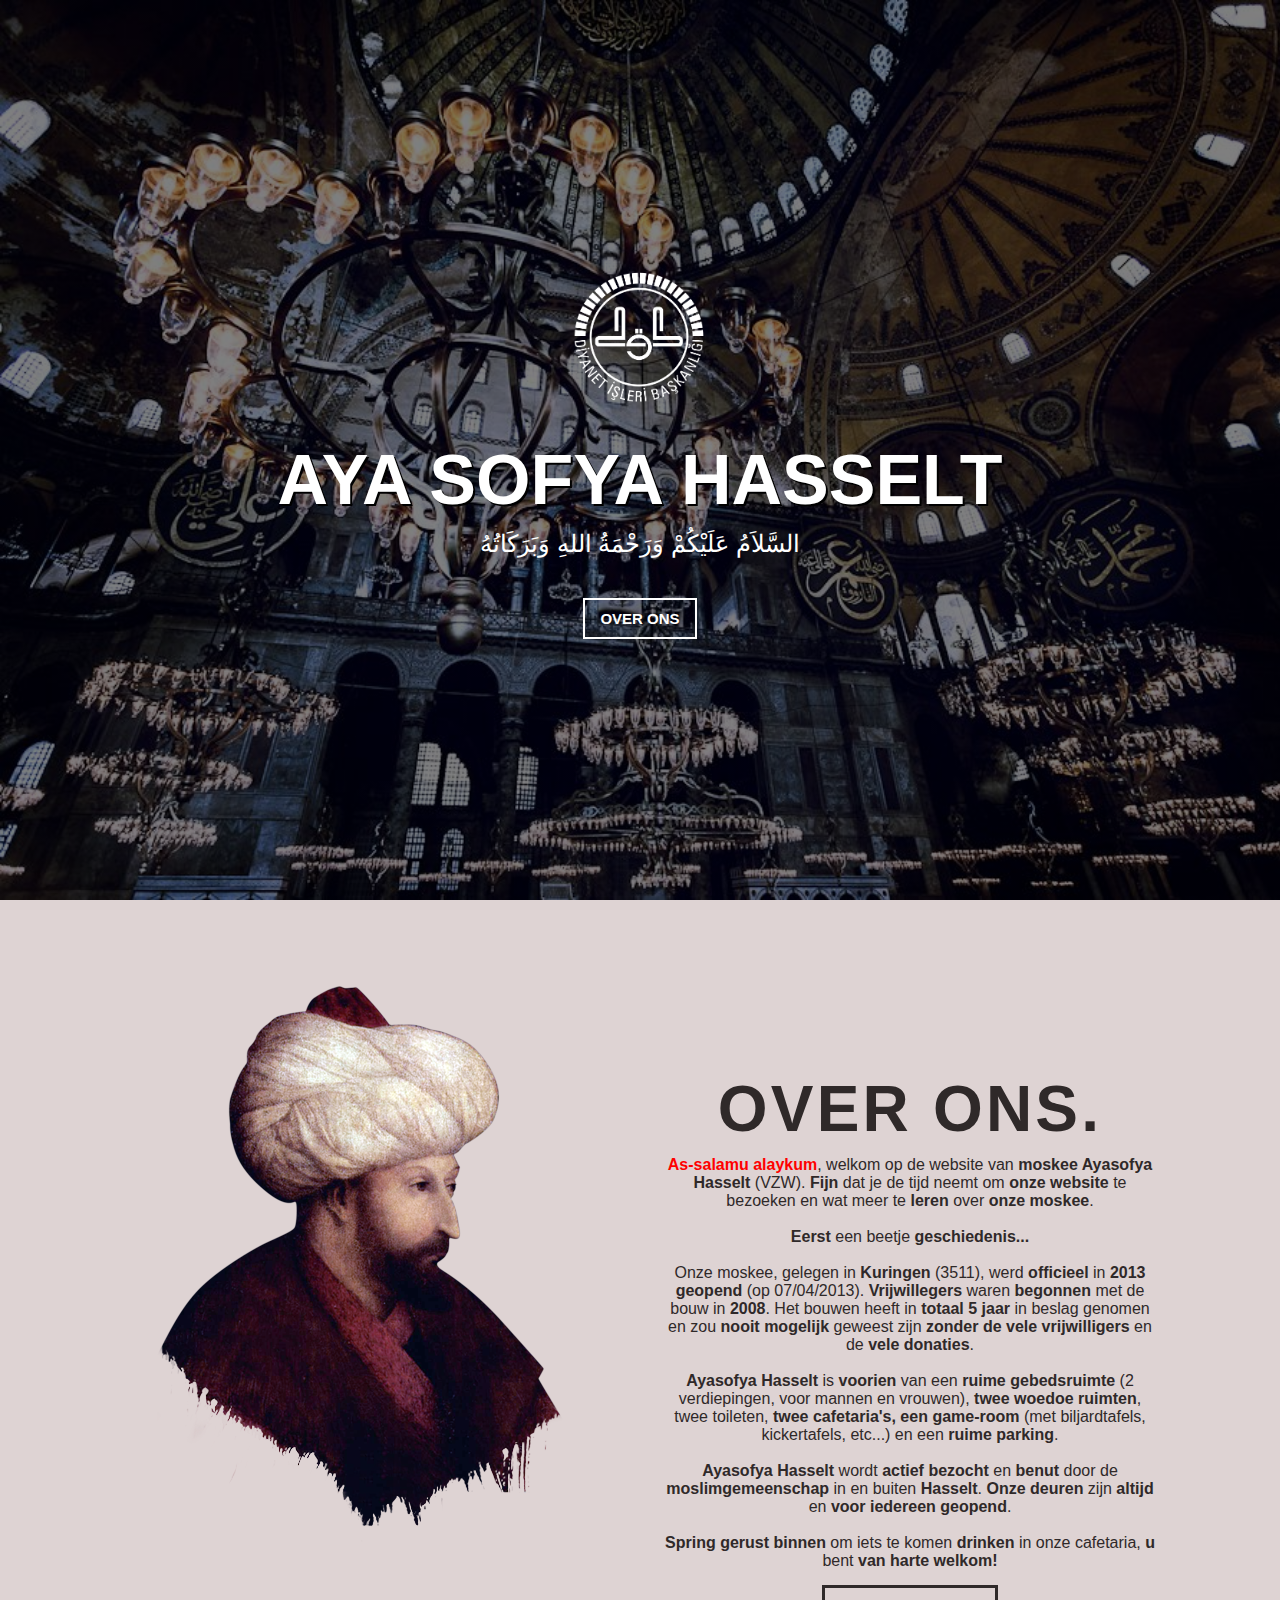
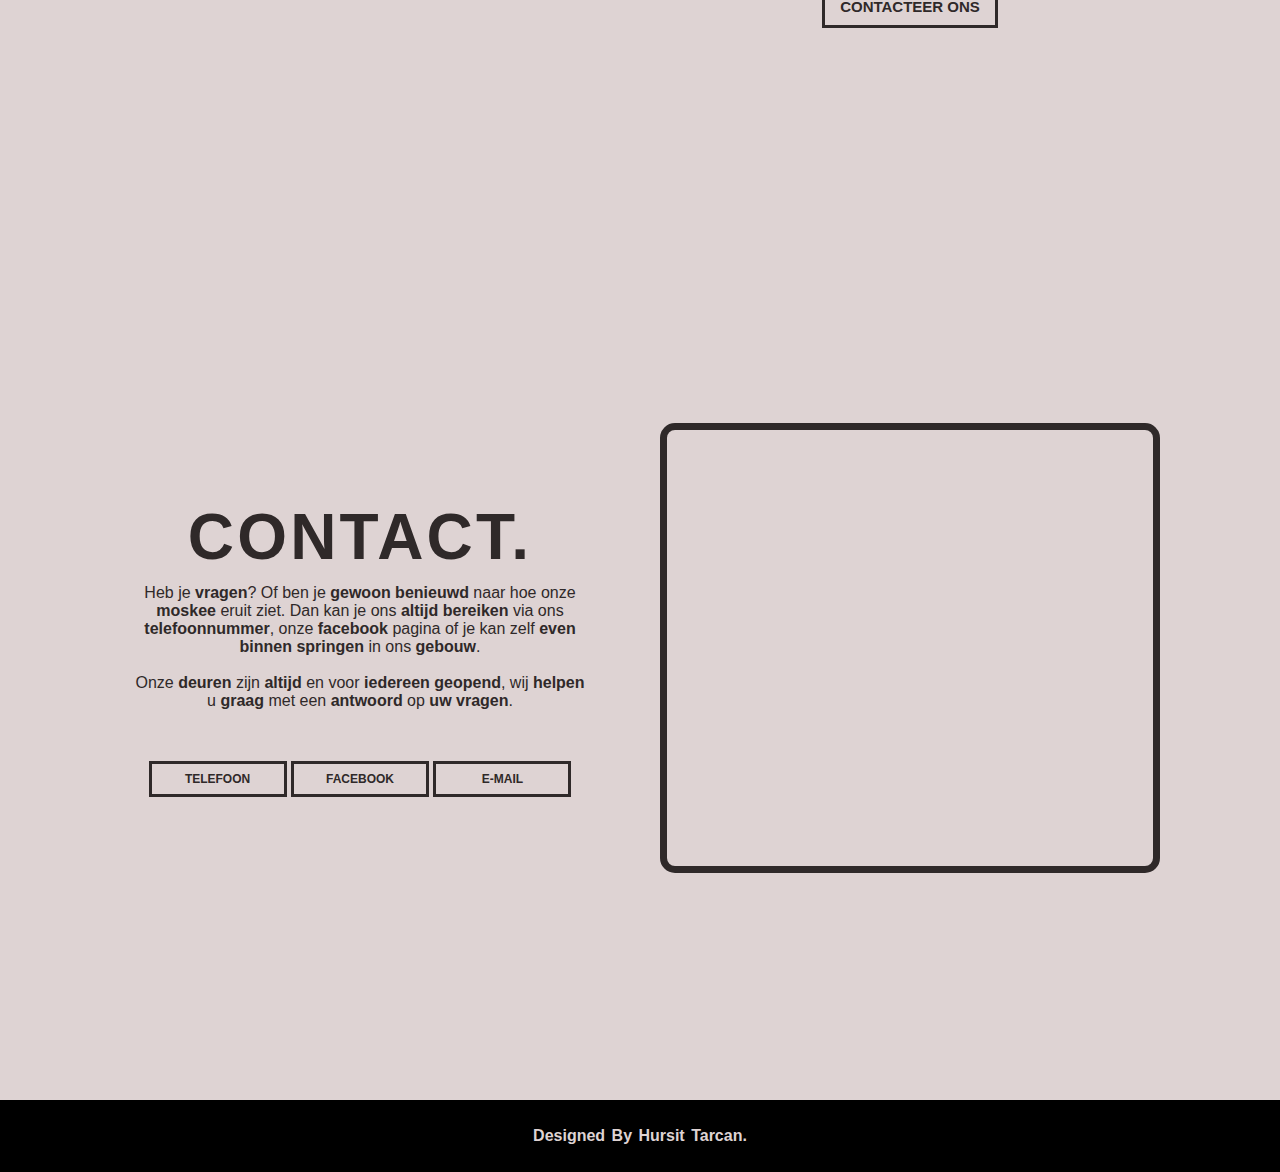
<file: docs/index.html>
<!DOCTYPE html>
<html lang="en">
<head>
    <meta charset="UTF-8">
    <title>Aya Sofya Hasselt</title>
    <link rel="icon" type="image/x-icon" href="assets/favi-logo.ico">
    <link rel="stylesheet" href="style.css">
</head>
<body>
    <div class="landing-page">
        <div class="landing-page-content">
            <div class="content">
                <a href="https://diyanet.be"><img id="main-logo-diyanet" src="assets/diyanet-logo.png"></a>
                <h1>AYA SOFYA HASSELT</h1>
                <p>السَّلاَمُ عَلَيْكُمْ وَرَحْمَةُ اللهِ وَبَرَكَاتُهُ</p>
                <button class="landing-page-button" onclick="window.location.href='#about-us-page'">OVER ONS</button>
            </div>
        </div>
    </div>
    <div class="about-us-total">
        <div class="about-left">
            <a href="https://nl.wikipedia.org/wiki/Mehmet_II"><img id="image-about" src="assets/fatih-sultan-mehmet-2.png"></a>
        </div>
        <div id="about-us-page" class="about-right">
            <div class="about-us-page container">
                <div class="about-us-top-part">
                    <h1 class="section-title">OVER ONS.</h1>
                    <p>
                        <span style="color:red; font-weight: bold">As-salamu alaykum</span>, welkom op de website van <span style="font-weight: bold">moskee Ayasofya Hasselt</span> (VZW). <span style="font-weight: bold">Fijn</span> dat je de tijd neemt om <span style="font-weight: bold">onze website</span>
                        te bezoeken en wat meer te <span style="font-weight: bold">leren</span> over <span style="font-weight: bold">onze moskee</span>.
                        <br><br>
                        <span style="font-weight: bold">Eerst</span> een beetje <span style="font-weight: bold">geschiedenis...</span>
                        <br><br>
                        Onze moskee, gelegen in <span style="font-weight: bold">Kuringen</span> (3511), werd <span style="font-weight: bold">officieel</span> in <span style="font-weight: bold">2013 geopend</span> (op 07/04/2013). <span style="font-weight: bold">Vrijwillegers</span> waren <span style="font-weight: bold">begonnen</span> met de bouw
                        in <span style="font-weight: bold">2008</span>. Het bouwen heeft in <span style="font-weight: bold">totaal 5 jaar</span> in beslag genomen en zou <span style="font-weight: bold">nooit mogelijk</span> geweest zijn <span style="font-weight: bold">zonder de vele vrijwilligers</span> en de <span style="font-weight: bold">vele
                        donaties</span>.
                        <br><br>
                        <span style="font-weight: bold">Ayasofya Hasselt</span> is <span style="font-weight: bold">voorien</span> van een <span style="font-weight: bold">ruime gebedsruimte</span> (2 verdiepingen, voor mannen en vrouwen), <span style="font-weight: bold">twee woedoe ruimten</span>, twee toileten, <span style="font-weight: bold">twee cafetaria's,
                        een game-room</span> (met biljardtafels, kickertafels, etc...) en een <span style="font-weight: bold">ruime parking</span>.
                        <br><br>
                        <span style="font-weight: bold">Ayasofya Hasselt</span> wordt <span style="font-weight: bold">actief bezocht</span> en <span style="font-weight: bold">benut</span> door de <span style="font-weight: bold">moslimgemeenschap</span> in en buiten <span style="font-weight: bold">Hasselt</span>. <span style="font-weight: bold">Onze deuren</span> zijn <span style="font-weight: bold">altijd</span> en <span style="font-weight: bold">voor iedereen geopend</span>.
                        <br><br>
                        <span style="font-weight: bold">Spring gerust binnen</span> om iets te komen <span style="font-weight: bold">drinken</span> in onze cafetaria, <span style="font-weight: bold">u</span> bent <span style="font-weight: bold">van harte welkom!</span>
                    </p>
                    <button class="landing-page-button" onclick="window.location.href='#contact-page'">CONTACTEER ONS</button>
                </div>
            </div>
        </div>
    </div>
    <div style="background-color: #2f2929; height: 15px" id="media-line"></div>
    <div class="about-us-total" id="contact-page">
        <div class="about-left" id="about-left-contact">
            <div class="about-us-page2 container" id="contact-div">
                <div class="about-us-top-part" style="padding: 30px" id="about-left-contact-text">
                    <h1 class="section-title">CONTACT.</h1>
                    <p>
                        Heb je <span style="font-weight: bold">vragen</span>? Of ben je <span style="font-weight: bold">gewoon benieuwd</span> naar hoe onze <span style="font-weight: bold">moskee</span> eruit ziet.
                        Dan kan je ons <span style="font-weight: bold">altijd bereiken</span> via ons <span style="font-weight: bold">telefoonnummer</span>, onze <span style="font-weight: bold">facebook</span> pagina of je kan zelf <span style="font-weight: bold">even binnen springen</span>
                        in ons <span style="font-weight: bold">gebouw</span>.
                        <br><br>
                        Onze <span style="font-weight: bold">deuren</span> zijn <span style="font-weight: bold">altijd</span> en voor <span style="font-weight: bold">iedereen geopend</span>, wij <span style="font-weight: bold">helpen</span> u <span style="font-weight: bold">graag</span> met een <span style="font-weight: bold">antwoord</span> op <span style="font-weight: bold">uw vragen</span>.
                    </p>
                    <br><br>
                    <button class="contact-page-button" onclick="window.location.href='#projects'" id="tel-button">TELEFOON</button>
                    <button class="contact-page-button" onclick="window.location.href='#projects'" id="facebook-button">FACEBOOK</button>
                    <button class="contact-page-button" onclick="window.location.href='#projects'" id="mail-button">E-MAIL</button>
                </div>
            </div>
        </div>
        <div id="about-us-page2" class="about-right">
            <div class="about-us-page container">
                <div class="about-us-top-part">
                    <iframe id="maps" src="https://www.google.com/maps/embed?pb=!1m18!1m12!1m3!1d1812.3307377957674!2d5.312619637210234!3d50.93951552078963!2m3!1f0!2f0!3f0!3m2!1i1024!2i768!4f13.1!3m3!1m2!1s0x47c123c99e9417e1%3A0xbf44fdd912be4d1b!2sMoskee%20Ayasofya!5e0!3m2!1snl!2sbe!4v1656869885114!5m2!1snl!2sbe" width="500" height="450" allowfullscreen="" loading="lazy" referrerpolicy="no-referrer-when-downgrade"></iframe>
                </div>
            </div>
        </div>
    </div>
    <footer class = "footer">
        <div class = "container2">
            <div class = "footer-text">
                <p class = "text" id="foot">Designed By Hursit Tarcan.</p>
            </div>
        </div>
    </footer>
</body>
</html>
</file>
<file: docs/style.css>
/*BEGIN - FULL PAGE*/
* {
    padding: 0;
    margin: 0;
    scroll-behavior: smooth;
    box-sizing: border-box;
}

body {
    background: #eee;
    font-family: Georgia, sans-serif;
}
/*END - FULL PAGE*/


/*BEGIN - LANDING PAGE*/
.landing-page {
    width: 100%;
    height: 100vh;
    background-image: linear-gradient(rgba(0, 0, 0, 0.5),rgba(0, 0, 0, 0.5)), url("assets/main-image.jpg");
    background-size: cover;
}

.landing-page-content {
    height: 100%;
    display: flex;
    justify-content: center;
    align-items: center;
}

.content {
    text-align: center;
}

.content h1 {
    font-size: 70px;
    color: #ffffff;
    text-align: center;
    margin-top: 25px;
    margin-bottom: 10px;
    text-shadow: 2px 2px black;
}

.content p {
    font-size: 1.500rem;
    color: #ffffff;
    margin-bottom: 25px;
}

.content .landing-page-button {
    border: solid #ffffff 2px;
    background: transparent;
    text-transform: uppercase;
    font-weight: 600;
    color: #ffffff;
    font-size: 15px;
    cursor: pointer;
    padding: 10px 15px;
    margin-top: 15px;
}

.content .landing-page-button:hover {
    background: black;
}

.landing-page-button {
    border: solid #2f2929 3px;
    background: transparent;
    text-transform: uppercase;
    font-weight: 600;
    color: #2f2929;
    font-size: 15px;
    cursor: pointer;
    padding: 10px 15px;
    margin-top: 15px;
}

.landing-page-button:hover {
    background: #2f2929;
    color: wheat;
}
/*END - LANDING PAGE*/

/*BEGIN - ABOUT US PAGE*/
.about-us-total {
    width: 100%;
    height: 100vh;
    overflow:auto;
}

.about-left {
    float:left;
    text-align: center;
    width: 50%;
    height: 100vh;
    background: #ded3d3;
    padding: 30px 20px 50px 100px;
}

.about-right {
    float:right;
    width: 50%;
    padding-right: 100px;
    background: #ded3d3;
}

#about-us-page .about-us-page {
    flex-direction: column;
    text-align: center;
    font-family: Arial, sans-serif;
    color: #2f2929;
    background: #ded3d3;
    height: 100vh;
    float: left;
    padding: 100px 0;
}

#image-about {
    margin-top: 55px;
}

#image-about:hover {
    cursor: pointer;
}

#about-us-page .about-us-top-part {
    max-width: 500px;
    font-weight: 500;
    margin: 0 auto;
}

#about-us-page .service-bottom {
    display: flex;
    align-items: center;
    justify-content: center;
    flex-wrap: wrap;
    margin-top: 50px;
}

#about-us-page .service-item {
    flex-basis: 80%;
    display: flex;
    align-items: flex-start;
    justify-content: center;
    flex-direction: column;
    padding: 30px;
    border-radius: 10px;
    background-size: cover;
    margin: 10px 5%;
    position: relative;
    z-index: 1;
    overflow: hidden;
}

#about-us-page .service-item::after {
    content: '';
    position: absolute;
    left: 0;
    top: 0;
    height: 100%;
    width: 100%;
    background-color: black;
    opacity: .9;
    z-index: -1;
}

#about-us-page .service-bottom .icon {
    height: 80px;
    width: 80px;
    margin-bottom: 20px;
}

#about-us-page .service-item h2 {
    font-size: 2rem;
    color: white;
    margin-bottom: 10px;
    text-transform: uppercase;
}

#about-us-page .service-item p {
    color: white;
    text-align: left;
}

.container {
    min-height: 100vh;
    width: 100%;
    display: flex;
    align-items: center;
    justify-content: center;
}

.section-title {
    font-family: Georgia, sans-serif;
    font-size: 60px;
    margin-bottom: 30px;
}

.section-title {
    font-size: 4rem;
    color: #2f2929;
    font-weight: bold;
    margin-bottom: 10px;
    text-transform: uppercase;
    letter-spacing: .2rem;
    text-align: center;
}
.section-title span {
    color: darkred;
}
/*END - ABOUT US PAGE*/

/*BEGIN - CONTACT PAGE*/
#about-us-page2 .about-us-page {
    flex-direction: column;
    text-align: center;
    font-family: Arial, sans-serif;
    color: #2f2929;
    float: left;
    padding: 100px 0;
}

#about-us-page2 .about-us-top-part {
    max-width: 500px;
    font-weight: 500;
    margin: 0 auto;
}
#about-us-page2 .service-bottom {
    display: flex;
    align-items: center;
    justify-content: center;
    flex-wrap: wrap;
    margin-top: 50px;
}
#about-us-page2 .service-item {
    flex-basis: 80%;
    display: flex;
    align-items: flex-start;
    justify-content: center;
    flex-direction: column;
    padding: 30px;
    background-size: cover;
    margin: 10px 5%;
    position: relative;
    z-index: 1;
    overflow: hidden;
}
#about-us-page2 .service-item::after {
    content: '';
    position: absolute;
    left: 0;
    top: 0;
    height: 100%;
    width: 100%;
    background-color: black;
    opacity: .9;
    z-index: -1;
}
#about-us-page2 .service-bottom .icon {
    height: 80px;
    width: 80px;
    margin-bottom: 20px;
}
#about-us-page2 .service-item h2 {
    font-size: 2rem;
    color: white;
    margin-bottom: 10px;
    text-transform: uppercase;
}
#about-us-page2 .service-item p {
    color: white;
    text-align: left;
}

#contact-div {
    height: auto;
    margin-top: -32px;
    font-family: Arial, sans-serif;
    color: #2f2929;
    font-weight: 500;
}

.contact-page-button {
    border: solid #2f2929 3px;
    background: transparent;
    text-transform: uppercase;
    font-weight: 700;
    width: 30%;
    color: #2f2929;
    font-size: 12px;
    cursor: pointer;
    padding: 8px 12px;
    margin-top: 15px;
}

.contact-page-button:hover {
    background: #2f2929;
    color: wheat;
    cursor: pointer;
}
/*END - CONTACT PAGE*/

/*BEGIN - FOOTER PAGE*/
.footer{
    text-align: center;
    background: #000;
}

.footer-text{
    padding: 1.1rem 0;
}

.text{
    margin: 0.6rem 0;
    color: wheat;
    font-weight: 200;
    word-spacing: 2px;
}

#foot {
    font-family: Arial, serif;
    font-weight: bold;
    color: #ded3d3;
}

.container2{
    width: 90vw;
    margin: 0 auto;
}
/*END - FOOTER PAGE*/

/*BEGIN - ID'S*/
#main-logo-diyanet {
    width: 150px;
    height: 150px;
}

#main-logo-diyanet:hover {
    content: url("assets/diyanet-logo-black.png");
}

#adress-div {
    border-radius: 30px;
    text-align: center;
    height: auto;
    margin: 0 auto;
    padding: 10px;
    position: relative;
}

#contact-page {
    height: 100vh;
}

#maps {
    border-radius: 15px;
    border: solid #2f2929 7px;
}

#facebook-button:hover {
    background: #2f2929;
    color: wheat;
}

#mail-button:hover {
    background: #2f2929;
    color: wheat;
}
/*END - ID'S*/

@media only screen and (min-width: 1200px) {
    #media-line {
        display: none;
    }
}

@media only screen and (max-width: 600px) {

}

@media only screen and (max-width: 1200px) and (min-width:600px) {
    .about-left {
        display: none;
    }

    .about-us-total {
        align-content: center;
    }

    .about-right {
        width: 100%;
        padding-right: 0;
    }

    .about-us-top-part {
        width: 100%;
    }

    #about-left-contact {
        display: block;
        width: 100%;
        padding-left: 40px;
        padding-right: 40px;
        padding-top: 60px;
        height: 100%;
        text-align: center;
        align-content: center;
    }

    #about-us-page2 {
        width: 100%;
        padding: 0;
    }

    .about-us-page {
        height: auto;
    }

    #contact-page {
        height: auto;
    }

    #contact-div {
        display: block;
        width: 100%;
    }

    #about-us-page2 .about-us-page {
        padding-top: 0;
    }

    .container {
        min-height: 0;
    }

    #maps {
        height: 340px;
    }
}

@media only screen and (max-width: 870px) {
    #maps {
        height: 300px;
    }
}
</file>
